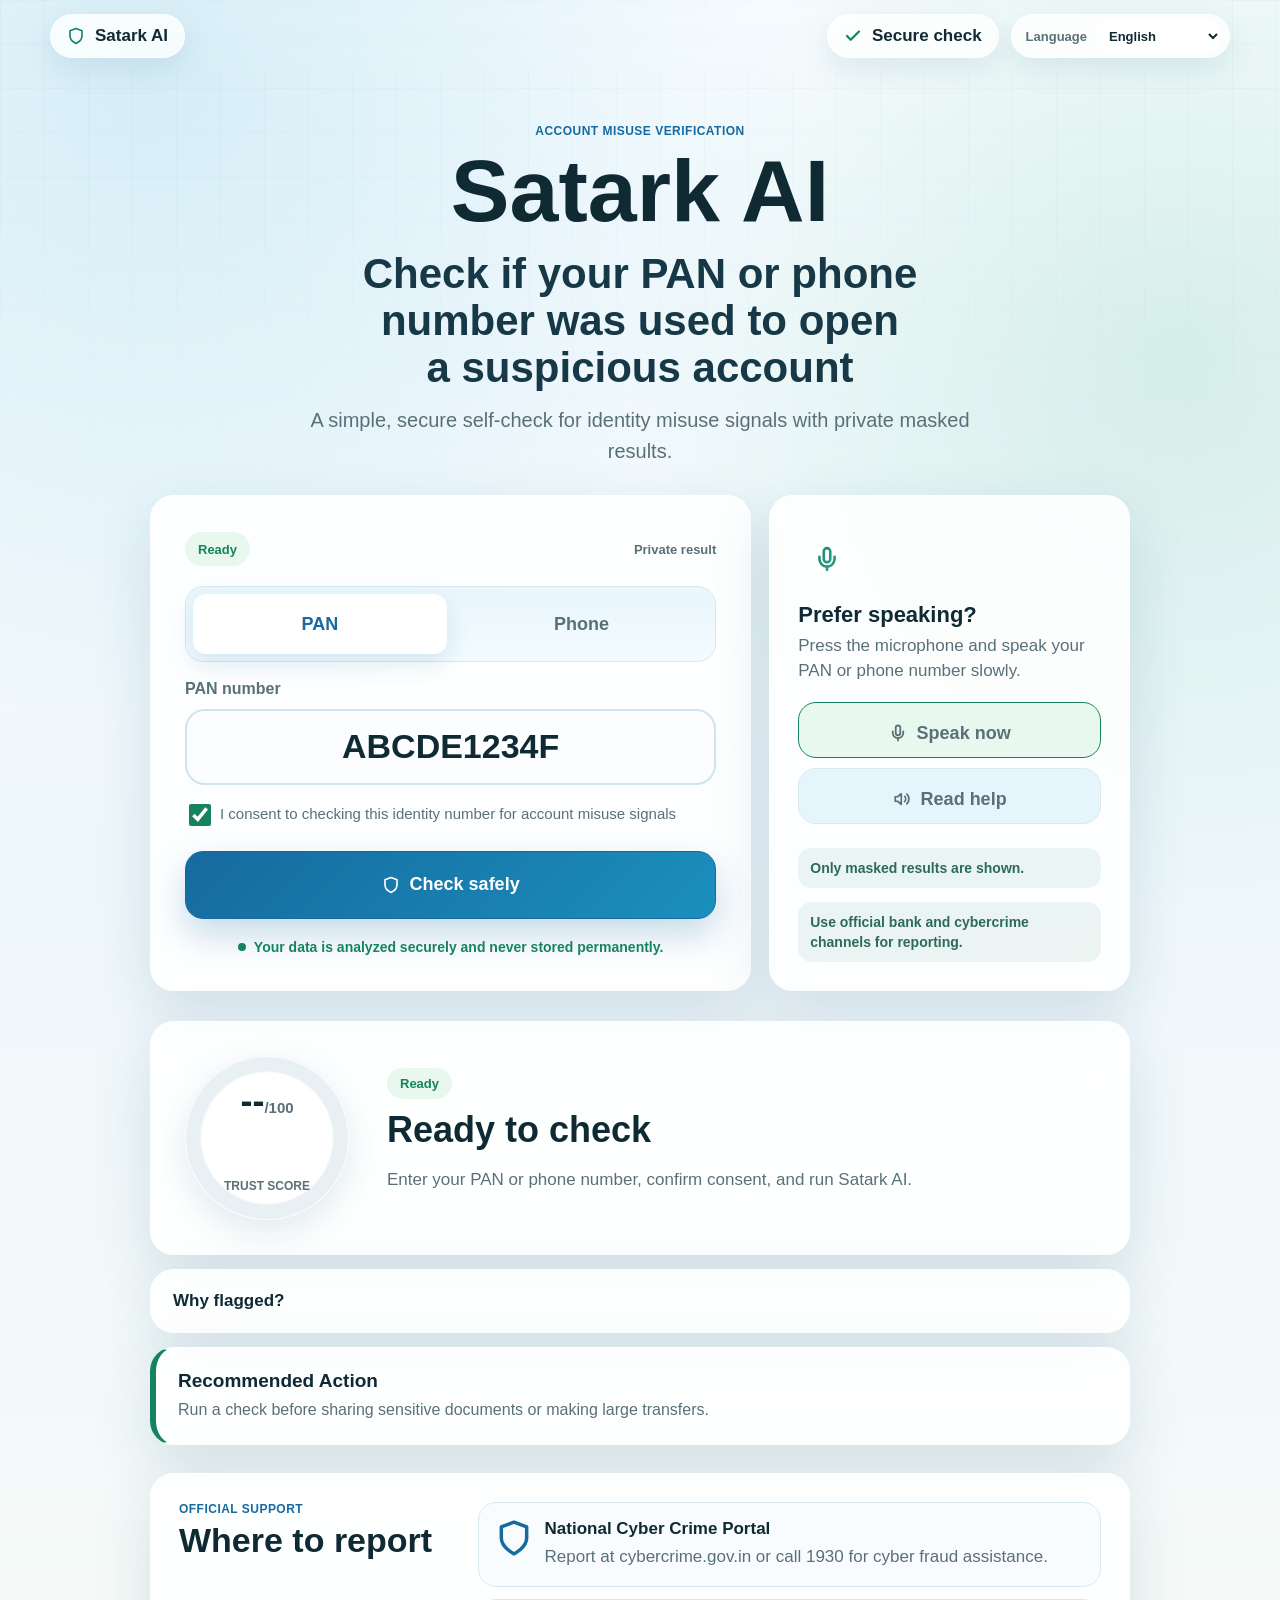
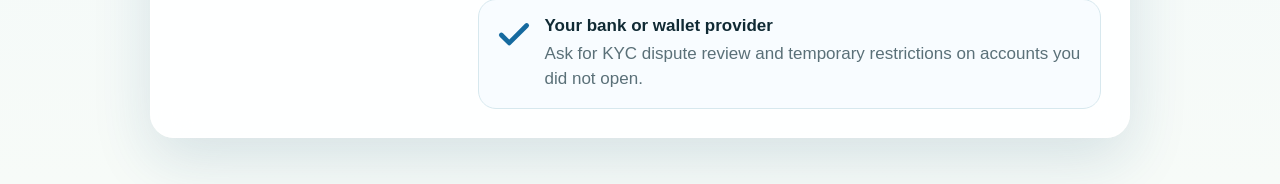
<file: frontend/selfcheck.html>
<!doctype html>
<html lang="en">
  <head>
    <meta charset="utf-8" />
    <meta name="viewport" content="width=device-width, initial-scale=1" />
    <title>Satark AI</title>
    <link rel="icon" href="data:image/svg+xml,%3Csvg xmlns='http://www.w3.org/2000/svg' viewBox='0 0 64 64'%3E%3Crect width='64' height='64' rx='16' fill='%23166a9f'/%3E%3Cpath d='M32 10 48 16v13c0 13-9 20-16 25-7-5-16-12-16-25V16l16-6Z' fill='white'/%3E%3Cpath d='m24 32 5 5 12-14' fill='none' stroke='%2316835f' stroke-width='6' stroke-linecap='round' stroke-linejoin='round'/%3E%3C/svg%3E" />
    <link rel="stylesheet" href="styles.css" />
  </head>
  <body class="selfcheck-page satark-page">
    <header class="satark-header">
      <a class="satark-back-link" href="index.html" aria-label="Back to Adaptive Mule Intelligence Network">
        <span data-icon="shield"></span>
        <span>Satark AI</span>
      </a>

      <div class="satark-header-actions">
        <span class="satark-secure-pill">
          <span data-icon="check"></span>
          <span data-i18n="secureSession">Secure check</span>
        </span>
        <label class="language-picker">
          <span data-i18n="language">Language</span>
          <select id="languageSelect" aria-label="Language">
            <option value="en">English</option>
            <option value="hi">हिन्दी</option>
            <option value="mr">मराठी</option>
            <option value="ta">தமிழ்</option>
            <option value="te">తెలుగు</option>
            <option value="pa">ਪੰਜਾਬੀ</option>
            <option value="kn">ಕನ್ನಡ</option>
            <option value="bn">বাংলা</option>
          </select>
        </label>
      </div>
    </header>

    <main class="satark-shell">
      <section class="satark-detection">
        <div class="satark-hero-copy">
          <p class="eyebrow" data-i18n="misuseVerification">Account misuse verification</p>
          <h1>Satark AI</h1>
          <h2 data-i18n="heroTitle">Check if your PAN or phone number was used to open a suspicious account</h2>
          <p data-i18n="heroBody">A simple, secure self-check for identity misuse signals with private masked results.</p>
        </div>

        <div class="satark-service-grid">
          <form id="identityCheckForm" class="satark-search-card">
            <div class="satark-card-heading">
              <span id="consumerStatusBadge" class="satark-inline-status">Ready</span>
              <span data-i18n="privateResult">Private result</span>
            </div>

            <div class="satark-tabs" role="tablist" aria-label="Identity type">
              <button class="active" type="button" data-identity-type="pan">PAN</button>
              <button type="button" data-identity-type="phone" data-i18n="phoneTab">Phone</button>
            </div>

            <label class="satark-input-label">
              <span id="identityInputLabel">PAN number</span>
              <input name="identifier" value="ABCDE1234F" autocomplete="off" inputmode="text" required />
            </label>

            <label class="satark-consent">
              <input name="consent" type="checkbox" checked />
              <span data-i18n="consentText">I consent to checking this identity number for account misuse signals</span>
            </label>

            <button class="satark-primary" type="submit">
              <span data-icon="shield"></span>
              <span data-i18n="runSelfCheck">Check safely</span>
            </button>

            <p class="satark-microcopy" data-i18n="privacyCopy">Your data is analyzed securely and never stored permanently.</p>
          </form>

          <aside class="satark-assist-panel">
            <div class="satark-assist-top">
              <span class="satark-orb" data-icon="mic"></span>
              <div>
                <strong data-i18n="voiceTitle">Prefer speaking?</strong>
                <span id="voiceStatus" data-i18n="voiceReady">Press the microphone and speak your PAN or phone number slowly.</span>
              </div>
            </div>
            <div class="voice-actions">
              <button id="startVoice" class="satark-voice-button" type="button">
                <span data-icon="mic"></span>
                <span data-i18n="speakNow">Speak now</span>
              </button>
              <button id="readHelp" class="satark-soft-button" type="button">
                <span data-icon="volume"></span>
                <span data-i18n="readHelp">Read help</span>
              </button>
            </div>
            <div class="satark-safety-notes">
              <span data-i18n="noteMasked">Only masked results are shown.</span>
              <span data-i18n="noteOfficial">Use official bank and cybercrime channels for reporting.</span>
            </div>
          </aside>
        </div>
      </section>

      <section id="resultSection" class="satark-result-section" aria-live="polite">
        <div id="identityCheckResult" class="satark-result-card is-empty">
          <div class="satark-score-ring" style="--score: 0">
            <strong>--<small>/100</small></strong>
            <span data-i18n="trustScore">Trust Score</span>
          </div>
          <div class="satark-result-copy">
            <span class="satark-risk-badge safe" data-i18n="ready">Ready</span>
            <h2 data-i18n="readyToCheck">Ready to check</h2>
            <p data-i18n="readyBody">Enter your PAN or phone number, confirm consent, and run Satark AI.</p>
          </div>
        </div>

        <details id="whyFlagged" class="satark-accordion">
          <summary data-i18n="whyFlagged">Why flagged?</summary>
          <ul id="flagReasons">
            <li data-i18n="noFlagYet">No check has been run yet.</li>
          </ul>
        </details>

        <div id="nextSteps" class="satark-recommendation">
          <strong data-i18n="recommendedAction">Recommended Action</strong>
          <span data-i18n="readyRecommendation">Run a check before sharing sensitive documents or making large transfers.</span>
        </div>
      </section>

      <section class="satark-help">
        <div>
          <p class="eyebrow" data-i18n="officialHelp">Official support</p>
          <h2 data-i18n="contactHeading">Where to report</h2>
        </div>
        <div class="satark-help-list">
          <article>
            <span data-icon="shield"></span>
            <div>
              <strong data-i18n="cyberPortal">National Cyber Crime Portal</strong>
              <p data-i18n="cyberDetail">Report at cybercrime.gov.in or call 1930 for cyber fraud assistance.</p>
            </div>
          </article>
          <article>
            <span data-icon="check"></span>
            <div>
              <strong data-i18n="bankContact">Your bank or wallet provider</strong>
              <p data-i18n="bankDetail">Ask for KYC dispute review and temporary restrictions on accounts you did not open.</p>
            </div>
          </article>
        </div>
      </section>
    </main>
    <script src="selfcheck.js"></script>
  </body>
</html>
</file>
<file: frontend/styles.css>
:root {
  color-scheme: light;
  --bg: #f6f7f4;
  --surface: #ffffff;
  --surface-soft: #eef3f0;
  --ink: #18201f;
  --muted: #66716d;
  --line: #d8ded9;
  --brand: #166064;
  --brand-2: #5f7f3b;
  --danger: #b73535;
  --danger-strong: #a92828;
  --warning: #b36b16;
  --success: #24714d;
  --hold: #2c4f7f;
  --shadow-sm: 0 1px 2px rgba(24, 32, 31, 0.06), 0 4px 14px rgba(24, 32, 31, 0.05);
  --shadow-md: 0 3px 8px rgba(24, 32, 31, 0.08), 0 12px 28px rgba(24, 32, 31, 0.07);
  --space: 16px;
  font-family: Inter, ui-sans-serif, system-ui, -apple-system, BlinkMacSystemFont, "Segoe UI", sans-serif;
}

* {
  box-sizing: border-box;
}

body {
  margin: 0;
  min-height: 100vh;
  background: var(--bg);
  color: var(--ink);
}

button {
  font: inherit;
}

a {
  text-decoration: none;
}

.app-header {
  display: flex;
  align-items: center;
  justify-content: space-between;
  gap: 20px;
  padding: 22px 28px;
  border-bottom: 1px solid var(--line);
  background: rgba(255, 255, 255, 0.92);
  box-shadow: 0 1px 10px rgba(24, 32, 31, 0.04);
  position: sticky;
  top: 0;
  z-index: 10;
}

.eyebrow {
  margin: 0 0 5px;
  color: var(--muted);
  font-size: 11px;
  font-weight: 700;
  letter-spacing: 0;
  text-transform: uppercase;
}

h1,
h2,
h3 {
  margin: 0;
  letter-spacing: 0;
}

h1 {
  font-size: clamp(24px, 4vw, 34px);
}

h2 {
  font-size: 19px;
  font-weight: 800;
}

h2 small {
  color: var(--muted);
  font-size: 12px;
  font-weight: 700;
  margin-left: 8px;
}

h3 {
  font-size: 14px;
}

.header-actions,
.panel-heading,
.segmented,
.text-button,
.primary-button {
  display: flex;
  align-items: center;
}

.header-actions {
  gap: 10px;
}

.live-pill {
  display: inline-flex;
  align-items: center;
  gap: 7px;
  min-height: 32px;
  border: 1px solid rgba(36, 113, 77, 0.28);
  border-radius: 999px;
  padding: 0 10px;
  color: var(--success);
  background: rgba(36, 113, 77, 0.1);
  font-size: 11px;
  font-weight: 900;
}

.live-pill i {
  width: 7px;
  height: 7px;
  border-radius: 50%;
  background: var(--success);
  box-shadow: 0 0 0 0 rgba(36, 113, 77, 0.45);
  animation: liveBlink 1.25s ease-out infinite;
}

.primary-button,
.text-button,
.icon-button,
.segmented button {
  border: 1px solid var(--line);
  background: var(--surface);
  color: var(--ink);
  border-radius: 6px;
  min-height: 38px;
  cursor: pointer;
}

.primary-button {
  gap: 8px;
  padding: 0 14px;
  background: var(--brand);
  border-color: var(--brand);
  color: #fff;
  font-weight: 700;
}

.text-button {
  gap: 7px;
  padding: 0 11px;
}

.model-report-details {
  margin: 10px 0;
}

.model-report-details summary {
  display: flex;
  align-items: center;
  justify-content: space-between;
  min-height: 38px;
  padding: 0 11px;
  color: var(--ink);
  border: 1px solid var(--line);
  border-radius: 6px;
  background: var(--surface);
  cursor: pointer;
  font-size: 13px;
  list-style: none;
}

.model-report-details summary::-webkit-details-marker {
  display: none;
}

.model-report-details[open] summary {
  border-color: rgba(22, 96, 100, 0.4);
  background: var(--surface-soft);
}

.model-report-caret {
  width: 8px;
  height: 8px;
  margin-right: 3px;
  border-right: 2px solid var(--brand);
  border-bottom: 2px solid var(--brand);
  transform: rotate(45deg) translateY(-2px);
  transition: transform 160ms ease;
}

.model-report-details[open] .model-report-caret {
  transform: rotate(225deg) translate(-2px, -2px);
}

.model-report-content {
  padding: 12px;
  color: var(--muted);
  border: 1px solid var(--line);
  border-top: 0;
  border-radius: 0 0 6px 6px;
  background: #fbfcfb;
  font-size: 12px;
  line-height: 1.5;
}

.model-report-content p {
  margin: 10px 0 0;
}

.model-report-content p:first-child {
  margin-top: 0;
}

.model-report-metrics {
  display: grid;
  grid-template-columns: repeat(4, minmax(0, 1fr));
  gap: 8px;
}

.model-report-metrics div {
  padding: 8px;
  border: 1px solid var(--line);
  border-radius: 5px;
  background: var(--surface);
}

.model-report-metrics span,
.model-report-metrics strong {
  display: block;
}

.model-report-metrics span {
  color: var(--muted);
  font-size: 10px;
}

.model-report-metrics strong {
  margin-top: 3px;
  color: var(--ink);
  font-size: 14px;
}

.model-report-note {
  color: #805d24;
}

.icon-button {
  width: 40px;
  display: grid;
  place-items: center;
}

[data-icon] {
  width: 18px;
  height: 18px;
  display: inline-block;
  background: currentColor;
  mask-size: contain;
  mask-repeat: no-repeat;
  mask-position: center;
}

[data-icon="pause"] { mask-image: url("data:image/svg+xml,%3Csvg xmlns='http://www.w3.org/2000/svg' viewBox='0 0 24 24' fill='none' stroke='black' stroke-width='2.4' stroke-linecap='round'%3E%3Crect x='6' y='4' width='4' height='16'/%3E%3Crect x='14' y='4' width='4' height='16'/%3E%3C/svg%3E"); }
[data-icon="play"] { mask-image: url("data:image/svg+xml,%3Csvg xmlns='http://www.w3.org/2000/svg' viewBox='0 0 24 24' fill='black'%3E%3Cpath d='M8 5v14l11-7z'/%3E%3C/svg%3E"); }
[data-icon="zap"] { mask-image: url("data:image/svg+xml,%3Csvg xmlns='http://www.w3.org/2000/svg' viewBox='0 0 24 24' fill='black'%3E%3Cpath d='M13 2 3 14h7l-1 8 10-12h-7z'/%3E%3C/svg%3E"); }
[data-icon="check"] { mask-image: url("data:image/svg+xml,%3Csvg xmlns='http://www.w3.org/2000/svg' viewBox='0 0 24 24' fill='none' stroke='black' stroke-width='3' stroke-linecap='round' stroke-linejoin='round'%3E%3Cpath d='m20 6-11 11-5-5'/%3E%3C/svg%3E"); }
[data-icon="database"] { mask-image: url("data:image/svg+xml,%3Csvg xmlns='http://www.w3.org/2000/svg' viewBox='0 0 24 24' fill='none' stroke='black' stroke-width='2'%3E%3Cellipse cx='12' cy='5' rx='8' ry='3'/%3E%3Cpath d='M4 5v14c0 1.7 3.6 3 8 3s8-1.3 8-3V5'/%3E%3Cpath d='M4 12c0 1.7 3.6 3 8 3s8-1.3 8-3'/%3E%3C/svg%3E"); }
[data-icon="link"] { mask-image: url("data:image/svg+xml,%3Csvg xmlns='http://www.w3.org/2000/svg' viewBox='0 0 24 24' fill='none' stroke='black' stroke-width='2.4' stroke-linecap='round'%3E%3Cpath d='M10 13a5 5 0 0 0 7.1 0l2-2a5 5 0 0 0-7.1-7.1l-1.1 1.1'/%3E%3Cpath d='M14 11a5 5 0 0 0-7.1 0l-2 2A5 5 0 0 0 12 20.1l1.1-1.1'/%3E%3C/svg%3E"); }
[data-icon="activity"] { mask-image: url("data:image/svg+xml,%3Csvg xmlns='http://www.w3.org/2000/svg' viewBox='0 0 24 24' fill='none' stroke='black' stroke-width='2.3' stroke-linecap='round' stroke-linejoin='round'%3E%3Cpath d='M22 12h-4l-3 8-6-16-3 8H2'/%3E%3C/svg%3E"); }
[data-icon="shield"] { mask-image: url("data:image/svg+xml,%3Csvg xmlns='http://www.w3.org/2000/svg' viewBox='0 0 24 24' fill='none' stroke='black' stroke-width='2.2' stroke-linejoin='round'%3E%3Cpath d='M12 22s8-4 8-10V5l-8-3-8 3v7c0 6 8 10 8 10z'/%3E%3C/svg%3E"); }
[data-icon="refresh"] { mask-image: url("data:image/svg+xml,%3Csvg xmlns='http://www.w3.org/2000/svg' viewBox='0 0 24 24' fill='none' stroke='black' stroke-width='2.2' stroke-linecap='round' stroke-linejoin='round'%3E%3Cpath d='M21 12a9 9 0 0 1-15 6.7L3 16'/%3E%3Cpath d='M3 12a9 9 0 0 1 15-6.7L21 8'/%3E%3C/svg%3E"); }
[data-icon="mic"] { mask-image: url("data:image/svg+xml,%3Csvg xmlns='http://www.w3.org/2000/svg' viewBox='0 0 24 24' fill='none' stroke='black' stroke-width='2.4' stroke-linecap='round' stroke-linejoin='round'%3E%3Cpath d='M12 2a3 3 0 0 0-3 3v7a3 3 0 0 0 6 0V5a3 3 0 0 0-3-3Z'/%3E%3Cpath d='M19 10v2a7 7 0 0 1-14 0v-2'/%3E%3Cpath d='M12 19v3'/%3E%3C/svg%3E"); }
[data-icon="volume"] { mask-image: url("data:image/svg+xml,%3Csvg xmlns='http://www.w3.org/2000/svg' viewBox='0 0 24 24' fill='none' stroke='black' stroke-width='2.3' stroke-linecap='round' stroke-linejoin='round'%3E%3Cpath d='M11 5 6 9H3v6h3l5 4V5Z'/%3E%3Cpath d='M15.5 8.5a5 5 0 0 1 0 7'/%3E%3Cpath d='M18.5 5.5a9 9 0 0 1 0 13'/%3E%3C/svg%3E"); }
[data-icon="upload"] { mask-image: url("data:image/svg+xml,%3Csvg xmlns='http://www.w3.org/2000/svg' viewBox='0 0 24 24' fill='none' stroke='black' stroke-width='2.3' stroke-linecap='round' stroke-linejoin='round'%3E%3Cpath d='M12 16V4'/%3E%3Cpath d='m7 9 5-5 5 5'/%3E%3Cpath d='M20 16.5V20H4v-3.5'/%3E%3C/svg%3E"); }

.workspace {
  padding: 24px 28px 36px;
}

.metrics-strip {
  display: grid;
  grid-template-columns: repeat(5, minmax(0, 1fr));
  gap: var(--space);
  margin-bottom: var(--space);
}

.metrics-strip article,
.panel {
  background: var(--surface);
  border: 1px solid var(--line);
  border-radius: 8px;
  box-shadow: var(--shadow-sm);
  transition: transform 160ms ease, box-shadow 160ms ease, border-color 160ms ease;
}

.metrics-strip article {
  position: relative;
  padding: 18px;
  overflow: hidden;
}

.metrics-strip article:hover,
.panel:hover {
  transform: translateY(-1px);
  box-shadow: var(--shadow-md);
}

.risk-card::before {
  content: "";
  position: absolute;
  inset: 0;
  opacity: 0.14;
  pointer-events: none;
}

.risk-card.safe::before {
  background: #24714d;
}

.risk-card.review::before {
  background: #d89823;
}

.risk-card.freeze::before {
  background: #b73535;
}

.risk-card.prevented::before {
  background: #2c4f7f;
}

.risk-card.learning::before {
  background: #166064;
}

.risk-card.freeze,
.risk-card.prevented {
  animation: riskPulse 2.4s ease-in-out infinite;
}

.metrics-strip span,
.item-meta,
.alert-meta,
small {
  color: var(--muted);
  font-size: 12px;
}

.metrics-strip strong {
  position: relative;
  display: block;
  margin-top: 8px;
  font-size: 27px;
  line-height: 1.05;
}

.adaptive-ticker {
  display: flex;
  align-items: center;
  gap: 14px;
  margin-bottom: var(--space);
  padding: 16px 18px;
  border: 1px solid #b9d5d1;
  border-radius: 8px;
  background: #eff9f7;
  box-shadow: 0 0 0 0 rgba(22, 96, 100, 0.24);
  animation: fraudPulse 2s ease-in-out infinite;
}

.adaptive-ticker strong,
.adaptive-ticker span {
  display: block;
}

.adaptive-ticker span {
  color: var(--muted);
  font-size: 13px;
  margin-top: 3px;
}

.pulse-dot {
  width: 16px;
  height: 16px;
  border-radius: 50%;
  background: var(--brand);
  box-shadow: 0 0 0 0 rgba(22, 96, 100, 0.5);
  animation: dotPulse 1.25s ease-out infinite;
  flex: 0 0 auto;
}

.operations-grid {
  display: grid;
  grid-template-columns: minmax(320px, 1.25fr) minmax(300px, 0.8fr);
  gap: var(--space);
}

.ingest-panel {
  grid-column: 1 / -1;
}

.ingest-form,
.identity-form {
  display: grid;
}

.ingest-form {
  grid-template-columns: repeat(4, minmax(0, 1fr)) auto;
  gap: 12px;
  align-items: end;
  padding: 14px 16px 16px;
}

.ingest-form label,
.identity-form label {
  color: var(--muted);
  display: grid;
  gap: 6px;
  font-size: 12px;
  font-weight: 700;
}

.ingest-form input,
.ingest-form select,
.identity-form input {
  width: 100%;
  min-height: 38px;
  border: 1px solid var(--line);
  border-radius: 6px;
  background: #fff;
  color: var(--ink);
  font: inherit;
  padding: 0 10px;
}

.ingest-form button {
  justify-content: center;
  white-space: nowrap;
}

.identity-form {
  grid-template-columns: 150px minmax(180px, 1fr) minmax(190px, 0.9fr) auto;
  gap: 12px;
  align-items: end;
  padding: 14px 16px 16px;
}

.identity-type {
  align-self: end;
}

.consent-row {
  grid-template-columns: 18px 1fr;
  align-items: center;
  gap: 8px;
  min-height: 38px;
  color: var(--ink);
}

.consent-row input {
  min-height: auto;
}

.identity-result {
  margin: 0 16px 14px;
  border: 1px solid var(--line);
  border-radius: 7px;
  background: var(--surface-soft);
  padding: 13px;
}

.identity-result.review {
  border-color: rgba(179, 107, 22, 0.34);
  background: rgba(179, 107, 22, 0.08);
}

.identity-result.urgent {
  border-color: rgba(169, 40, 40, 0.34);
  background: rgba(169, 40, 40, 0.08);
}

.identity-result.clear {
  border-color: rgba(36, 113, 77, 0.26);
  background: rgba(36, 113, 77, 0.08);
}

.identity-result strong,
.identity-result span {
  display: block;
}

.identity-result span,
.identity-result li span,
.identity-history-item span {
  color: var(--muted);
  font-size: 12px;
  line-height: 1.45;
}

.identity-result ul {
  margin: 10px 0 0;
  padding-left: 18px;
}

.identity-result li + li {
  margin-top: 8px;
}

.identity-history {
  display: grid;
  grid-template-columns: repeat(2, minmax(0, 1fr));
  gap: 8px;
  padding: 0 16px 16px;
}

.identity-history-item {
  border: 1px solid var(--line);
  border-radius: 7px;
  background: #fff;
  padding: 10px;
}

.identity-history-item.review {
  border-color: rgba(179, 107, 22, 0.28);
}

.identity-history-item.urgent {
  border-color: rgba(169, 40, 40, 0.32);
}

.selfcheck-page {
  background:
    linear-gradient(180deg, #f8faf7 0, #eef5f2 100%);
  font-size: 18px;
}

.selfcheck-header {
  position: static;
}

.selfcheck-shell {
  width: min(1180px, calc(100% - 32px));
  margin: 0 auto;
  padding: 24px 0 40px;
}

.selfcheck-intro {
  display: grid;
  grid-template-columns: minmax(0, 1fr) minmax(260px, 0.45fr);
  gap: 24px;
  align-items: end;
  margin-bottom: 18px;
}

.selfcheck-intro h2 {
  max-width: 760px;
  font-size: clamp(28px, 5vw, 46px);
  line-height: 1.05;
}

.selfcheck-intro p {
  max-width: 720px;
  color: var(--muted);
  font-size: 18px;
  line-height: 1.6;
}

.language-picker {
  display: flex;
  align-items: center;
  gap: 8px;
  color: var(--muted);
  font-size: 13px;
  font-weight: 800;
}

.language-picker select {
  min-height: 42px;
  border: 1px solid var(--line);
  border-radius: 6px;
  background: #fff;
  color: var(--ink);
  font: inherit;
  padding: 0 10px;
}

.selfcheck-trust-strip {
  display: grid;
  gap: 8px;
}

.selfcheck-trust-strip span {
  display: flex;
  justify-content: space-between;
  gap: 14px;
  border: 1px solid var(--line);
  border-radius: 7px;
  background: #fff;
  color: var(--muted);
  padding: 12px 14px;
  font-size: 15px;
}

.selfcheck-trust-strip strong {
  color: var(--ink);
}

.selfcheck-grid {
  display: grid;
  grid-template-columns: minmax(0, 1fr);
  gap: var(--space);
  max-width: 820px;
  margin: 0 auto;
}

.voice-panel {
  display: flex;
  align-items: center;
  justify-content: space-between;
  gap: 16px;
  padding: 18px;
  margin-bottom: var(--space);
  background: #fff;
}

.voice-copy {
  display: grid;
  gap: 5px;
}

.voice-copy span {
  color: var(--muted);
  font-size: 16px;
  line-height: 1.45;
}

.voice-actions {
  display: flex;
  gap: 10px;
  flex-wrap: wrap;
}

.voice-button {
  display: inline-flex;
  align-items: center;
  justify-content: center;
  gap: 10px;
  min-height: 56px;
  border: 1px solid var(--danger-strong);
  border-radius: 8px;
  background: var(--danger-strong);
  color: #fff;
  cursor: pointer;
  font: inherit;
  font-weight: 900;
  padding: 0 20px;
}

.voice-button.listening {
  animation: blinkSeverity 1s steps(2, jump-none) infinite;
}

.large-touch {
  min-height: 56px;
  font-weight: 800;
}

.selfcheck-form {
  display: grid;
  gap: 16px;
  padding: 20px;
}

.selfcheck-form label {
  color: var(--muted);
  display: grid;
  gap: 7px;
  font-size: 16px;
  font-weight: 800;
}

.selfcheck-form input {
  width: 100%;
  min-height: 58px;
  border: 1px solid var(--line);
  border-radius: 6px;
  background: #fff;
  color: var(--ink);
  font: inherit;
  padding: 0 14px;
  font-size: 22px;
}

.selfcheck-form .primary-button {
  justify-content: center;
  min-height: 58px;
  font-size: 19px;
}

.selfcheck-result {
  min-height: 210px;
  margin: 18px;
  display: grid;
  align-content: center;
  gap: 8px;
}

.next-steps {
  margin: 0 18px 18px;
  border: 1px solid var(--line);
  border-radius: 7px;
  background: #fff;
  padding: 15px;
}

.next-steps.review {
  border-color: rgba(179, 107, 22, 0.34);
}

.next-steps.urgent {
  border-color: rgba(169, 40, 40, 0.34);
}

.next-steps strong,
.next-steps span {
  display: block;
}

.next-steps span {
  color: var(--muted);
  font-size: 16px;
  line-height: 1.45;
  margin-top: 4px;
}

.selfcheck-history {
  grid-template-columns: 1fr;
  padding: 18px;
}

.guidance-list {
  display: grid;
  gap: 1px;
  background: var(--line);
}

.guidance-list article {
  display: grid;
  grid-template-columns: 24px 1fr;
  gap: 12px;
  background: #fff;
  padding: 16px 18px;
}

.guidance-list [data-icon] {
  color: var(--brand);
}

.guidance-list p {
  color: var(--muted);
  font-size: 16px;
  line-height: 1.45;
  margin: 4px 0 0;
}

.report-contacts {
  display: grid;
  gap: 8px;
  margin-top: 12px;
}

.report-contacts li {
  line-height: 1.4;
}

.satark-page {
  --satark-bg: #f7fbfd;
  --satark-blue: #2d7fb8;
  --satark-blue-soft: #e8f4fb;
  --satark-green: #2f8f68;
  --satark-green-soft: #e9f8ef;
  --satark-ink: #17313b;
  --satark-muted: #5f7680;
  --satark-line: #d8e8ef;
  background: var(--satark-bg);
  color: var(--satark-ink);
  font-family: "Segoe UI", Arial, "Noto Sans", sans-serif;
}

.satark-header {
  display: grid;
  grid-template-columns: 1fr auto 1fr;
  align-items: center;
  gap: 16px;
  width: min(1080px, calc(100% - 32px));
  margin: 0 auto;
  padding: 10px 0 0;
}

.satark-brand {
  grid-column: 2;
  text-align: center;
}

.satark-header h1 {
  font-size: clamp(32px, 6vw, 50px);
  font-weight: 650;
  letter-spacing: 0;
}

.satark-header-actions {
  display: flex;
  align-items: center;
  gap: 12px;
  flex-wrap: wrap;
  grid-column: 3;
  justify-self: end;
}

.satark-status,
.satark-inline-status {
  display: inline-flex;
  align-items: center;
  width: fit-content;
  min-height: 34px;
  border-radius: 999px;
  background: var(--satark-green-soft);
  color: var(--satark-green);
  font-size: 13px;
  font-weight: 900;
  padding: 0 12px;
}

.satark-status.danger,
.satark-inline-status.danger {
  background: #fff0f0;
  color: #b04444;
}

.satark-inline-status.watch {
  background: #fff5df;
  color: #9b6817;
}

.satark-shell {
  width: min(1080px, calc(100% - 24px));
  margin: 0 auto;
  padding: 0 0 36px;
}

.satark-detection {
  min-height: calc(100svh - 80px);
  display: grid;
  align-content: start;
  gap: 14px;
  padding: 8px 0 30px;
}

.satark-hero-copy {
  max-width: 760px;
  margin: 0 auto;
  text-align: center;
}

.satark-page .eyebrow {
  font-weight: 700;
}

.satark-page strong,
.satark-page h2,
.satark-page label {
  letter-spacing: 0;
}

.satark-hero-copy h2 {
  font-size: clamp(22px, 4vw, 34px);
  line-height: 1.18;
  font-weight: 650;
}

.satark-hero-copy p {
  color: var(--satark-muted);
  font-size: 18px;
  line-height: 1.55;
  margin: 14px auto 0;
  max-width: 650px;
}

.satark-search-card,
.satark-result-card,
.satark-accordion,
.satark-recommendation,
.satark-upload-section,
.satark-help,
.satark-voice-card {
  border: 1px solid var(--satark-line);
  border-radius: 18px;
  background: rgba(255, 255, 255, 0.96);
  box-shadow: 0 14px 40px rgba(45, 127, 184, 0.08);
}

.satark-search-card {
  display: grid;
  gap: 18px;
  width: min(720px, 100%);
  margin: 0 auto;
  padding: clamp(18px, 4vw, 30px);
}

.satark-tabs {
  display: grid;
  grid-template-columns: 1fr 1fr;
  gap: 8px;
  padding: 6px;
  border-radius: 14px;
  background: var(--satark-blue-soft);
}

.satark-tabs button {
  min-height: 52px;
  border: 0;
  border-radius: 10px;
  background: transparent;
  color: var(--satark-muted);
  cursor: pointer;
  font: inherit;
  font-weight: 700;
}

.satark-tabs button.active {
  background: #fff;
  color: var(--satark-blue);
  box-shadow: 0 4px 18px rgba(45, 127, 184, 0.12);
}

.satark-input-label {
  display: grid;
  gap: 8px;
  color: var(--satark-muted);
  font-size: 16px;
  font-weight: 700;
}

.satark-input-label input {
  width: 100%;
  min-height: 68px;
  border: 2px solid var(--satark-line);
  border-radius: 16px;
  background: #fff;
  color: var(--satark-ink);
  font: inherit;
  font-size: clamp(22px, 6vw, 32px);
  font-weight: 800;
  text-align: center;
  padding: 0 16px;
}

.satark-input-label input:focus {
  outline: 4px solid rgba(45, 127, 184, 0.15);
  border-color: var(--satark-blue);
}

.satark-consent {
  display: grid;
  grid-template-columns: 24px 1fr;
  gap: 10px;
  align-items: start;
  color: var(--satark-muted);
  font-size: 15px;
  line-height: 1.45;
}

.satark-consent input {
  width: 22px;
  height: 22px;
  margin-top: 1px;
}

.satark-primary,
.satark-voice-button,
.satark-soft-button {
  display: inline-flex;
  align-items: center;
  justify-content: center;
  gap: 10px;
  min-height: 62px;
  border-radius: 16px;
  cursor: pointer;
  font: inherit;
  font-size: 18px;
  font-weight: 700;
  padding: 0 20px;
}

.satark-primary {
  border: 1px solid var(--satark-blue);
  background: var(--satark-blue);
  color: #fff;
}

.satark-soft-button,
.satark-voice-button {
  border: 1px solid var(--satark-line);
  background: var(--satark-blue-soft);
  color: var(--satark-blue);
}

.satark-microcopy {
  margin: 0;
  color: var(--satark-green);
  font-size: 14px;
  font-weight: 800;
  text-align: center;
}

.satark-voice-card {
  width: min(720px, 100%);
  margin: 0 auto;
  display: flex;
  align-items: center;
  justify-content: space-between;
  gap: 14px;
  padding: 16px;
}

.satark-voice-card strong,
.satark-voice-card span {
  display: block;
}

.satark-voice-card span {
  color: var(--satark-muted);
  font-size: 15px;
  line-height: 1.4;
  margin-top: 3px;
}

.satark-result-section {
  display: grid;
  gap: 14px;
  width: min(720px, 100%);
  margin: 0 auto 26px;
  scroll-margin-top: 20px;
}

.satark-result-card {
  display: grid;
  grid-template-columns: 170px 1fr;
  gap: 22px;
  align-items: center;
  padding: clamp(18px, 4vw, 28px);
}

.satark-score-ring {
  --score: 0;
  width: 150px;
  aspect-ratio: 1;
  border-radius: 50%;
  display: grid;
  place-items: center;
  text-align: center;
  background:
    radial-gradient(circle at center, #fff 58%, transparent 60%),
    conic-gradient(var(--ring-color, var(--satark-green)) calc(var(--score) * 1%), #edf3f6 0);
}

.satark-score-ring strong {
  display: block;
  font-size: 34px;
  line-height: 1;
}

.satark-score-ring small {
  color: var(--satark-muted);
  font-size: 15px;
  font-weight: 900;
}

.satark-score-ring span {
  display: block;
  color: var(--satark-muted);
  font-size: 12px;
  font-weight: 900;
  margin-top: 5px;
  text-transform: uppercase;
}

.satark-score-ring.safe {
  --ring-color: var(--satark-green);
}

.satark-score-ring.watch {
  --ring-color: #d99a2b;
}

.satark-score-ring.danger {
  --ring-color: #d45b5b;
}

.satark-result-copy h2 {
  font-size: clamp(23px, 5vw, 34px);
  line-height: 1.12;
  margin-top: 10px;
}

.satark-result-copy p,
.satark-match-list span {
  color: var(--satark-muted);
  font-size: 17px;
  line-height: 1.5;
}

.satark-risk-badge {
  display: inline-flex;
  width: fit-content;
  border-radius: 999px;
  padding: 7px 12px;
  font-size: 13px;
  font-weight: 950;
}

.satark-risk-badge.safe {
  background: var(--satark-green-soft);
  color: var(--satark-green);
}

.satark-risk-badge.watch {
  background: #fff5df;
  color: #9b6817;
}

.satark-risk-badge.danger {
  background: #fff0f0;
  color: #b04444;
}

.satark-accordion {
  padding: 0;
  overflow: hidden;
}

.satark-accordion summary {
  cursor: pointer;
  min-height: 58px;
  display: flex;
  align-items: center;
  padding: 0 18px;
  color: var(--satark-ink);
  font-weight: 900;
}

.satark-accordion ul {
  margin: 0;
  padding: 0 22px 18px 40px;
  color: var(--satark-muted);
  line-height: 1.7;
}

.satark-recommendation {
  padding: 18px;
}

.satark-recommendation strong {
  display: block;
  font-size: 18px;
}

.satark-recommendation span {
  display: block;
  color: var(--satark-muted);
  font-size: 16px;
  line-height: 1.5;
  margin-top: 5px;
}

.satark-upload-section,
.satark-help {
  width: min(720px, 100%);
  margin: 0 auto 18px;
  padding: clamp(18px, 4vw, 24px);
}

.satark-upload-section h2,
.satark-help h2 {
  font-size: 25px;
}

.satark-upload-section p {
  color: var(--satark-muted);
  line-height: 1.5;
}

.satark-upload-grid {
  display: grid;
  grid-template-columns: 1fr 1fr;
  gap: 12px;
  margin-top: 14px;
}

.satark-upload-box {
  min-height: 160px;
  border: 2px dashed #abd4e8;
  border-radius: 18px;
  display: grid;
  place-items: center;
  align-content: center;
  gap: 7px;
  color: var(--satark-blue);
  background: #fbfdff;
  text-align: center;
  cursor: pointer;
  padding: 16px;
}

.satark-upload-box input {
  display: none;
}

.satark-upload-box [data-icon] {
  width: 34px;
  height: 34px;
}

.satark-upload-box small {
  color: var(--satark-muted);
  font-size: 13px;
}

.satark-help-list {
  display: grid;
  gap: 10px;
}

.satark-help-list article {
  border-radius: 14px;
  background: var(--satark-green-soft);
  padding: 14px;
}

.satark-help-list p {
  color: var(--satark-muted);
  line-height: 1.45;
  margin: 5px 0 0;
}

@media (max-width: 720px) {
  .satark-header,
  .satark-header-actions,
  .satark-voice-card {
    align-items: stretch;
    flex-direction: column;
  }

  .satark-header {
    display: grid;
    grid-template-columns: 1fr;
  }

  .satark-brand,
  .satark-header-actions {
    grid-column: auto;
    justify-self: stretch;
    text-align: center;
  }

  .satark-detection {
    min-height: auto;
    padding-top: 12px;
  }

  .satark-result-card {
    grid-template-columns: 1fr;
    justify-items: center;
    text-align: center;
  }

  .satark-upload-grid {
    grid-template-columns: 1fr;
  }

  .language-picker,
  .language-picker select,
  .satark-primary,
  .satark-voice-button,
  .satark-soft-button {
    width: 100%;
  }
}

.panel {
  min-width: 0;
  overflow: hidden;
}

.panel-heading {
  justify-content: space-between;
  gap: 12px;
  padding: 17px 18px;
  border-bottom: 1px solid var(--line);
}

.segmented {
  padding: 3px;
  border: 1px solid var(--line);
  border-radius: 7px;
  background: var(--surface-soft);
}

.segmented button {
  min-height: 30px;
  padding: 0 10px;
  border: 0;
  background: transparent;
  color: var(--muted);
}

.segmented button.active {
  background: var(--surface);
  color: var(--ink);
  box-shadow: 0 1px 3px rgba(0, 0, 0, 0.08);
}

.transaction-list,
.alert-queue {
  display: grid;
  gap: 10px;
  padding: 14px;
  max-height: 456px;
  overflow: auto;
  scroll-behavior: smooth;
}

.stream-panel {
  display: flex;
  flex-direction: column;
}

.stream-panel .transaction-list {
  flex: 1 1 auto;
  min-height: 456px;
  max-height: none;
}

.transaction-item,
.alert-item {
  border: 1px solid var(--line);
  border-radius: 7px;
  padding: 12px;
  background: #fff;
  box-shadow: 0 1px 5px rgba(24, 32, 31, 0.04);
  transition: transform 160ms ease, border-color 160ms ease, box-shadow 160ms ease;
}

.transaction-item {
  position: relative;
  animation: transactionFlow 420ms ease-out both;
}

.transaction-item:first-child {
  box-shadow: 0 0 0 1px rgba(22, 96, 100, 0.1), var(--shadow-sm);
}

.transaction-item:hover,
.alert-item:hover {
  transform: translateY(-1px);
  border-color: #c6d0ca;
  box-shadow: var(--shadow-sm);
}

.transaction-item::before {
  content: "";
  position: absolute;
  left: 0;
  top: 0;
  bottom: 0;
  width: 4px;
  background: var(--success);
}

.transaction-item.risk-review::before {
  background: var(--warning);
}

.transaction-item.risk-freeze::before {
  background: var(--danger-strong);
  animation: blinkSeverity 1s steps(2, jump-none) infinite;
}

.transaction-item.risk-freeze {
  border-color: rgba(169, 40, 40, 0.38);
  box-shadow: 0 0 0 1px rgba(169, 40, 40, 0.08), var(--shadow-sm);
}

.transaction-item.risk-review {
  border-color: rgba(179, 107, 22, 0.34);
}

.item-top,
.alert-top {
  display: flex;
  align-items: start;
  justify-content: space-between;
  gap: 10px;
}

.channel {
  font-weight: 800;
  color: var(--brand);
}

.amount {
  font-weight: 800;
}

.risk-chip {
  display: inline-flex;
  align-items: center;
  min-height: 22px;
  border-radius: 999px;
  padding: 2px 8px;
  font-size: 11px;
  font-weight: 800;
  margin-left: 8px;
  vertical-align: 1px;
}

.risk-chip.safe {
  color: var(--success);
  background: rgba(36, 113, 77, 0.12);
}

.risk-chip.review {
  color: var(--warning);
  background: rgba(179, 107, 22, 0.14);
}

.risk-chip.freeze {
  color: var(--danger-strong);
  background: rgba(169, 40, 40, 0.12);
}

.risk-meter {
  height: 7px;
  margin-top: 10px;
  border-radius: 999px;
  background: var(--surface-soft);
  overflow: hidden;
}

.risk-meter span {
  display: block;
  height: 100%;
  background: var(--success);
}

.risk-meter span.medium {
  background: var(--warning);
}

.risk-meter span.high {
  background: var(--danger);
}

.status-badge {
  white-space: nowrap;
  border-radius: 999px;
  padding: 5px 9px;
  color: var(--brand);
  background: #e7f3f1;
  font-size: 12px;
  font-weight: 800;
}

.status-badge.high,
.status-badge.block {
  color: #fff;
  background: var(--danger-strong);
  animation: blinkSeverity 1s steps(2, jump-none) infinite;
}

.status-badge.hold {
  color: #fff;
  background: var(--hold);
  animation: alertGlow 1.8s ease-in-out infinite;
}

.status-badge.medium {
  color: #fff;
  background: var(--warning);
}

.status-badge.neutral {
  color: var(--muted);
  background: var(--surface-soft);
}

.decision-detail {
  padding: 18px;
  display: grid;
  grid-template-columns: repeat(2, minmax(0, 1fr));
  gap: 12px;
}

.detail-cell {
  border: 1px solid var(--line);
  border-radius: 7px;
  padding: 12px;
  background: var(--surface-soft);
}

.detail-cell span {
  display: block;
  color: var(--muted);
  font-size: 12px;
  margin-bottom: 4px;
}

.detail-cell strong {
  font-size: 16px;
  overflow-wrap: anywhere;
}

.reason-box {
  margin: 0 18px 18px;
  border-top: 1px solid var(--line);
  padding-top: 14px;
}

.reason-box ul {
  margin: 10px 0 0;
  padding-left: 18px;
  color: var(--muted);
  line-height: 1.55;
}

.model-breakdown {
  display: grid;
  grid-template-columns: repeat(2, minmax(0, 1fr));
  gap: 10px;
  margin-top: 10px;
}

.model-chip {
  border: 1px solid var(--line);
  border-radius: 7px;
  background: var(--surface-soft);
  padding: 10px;
}

.model-chip span {
  display: block;
  color: var(--muted);
  font-size: 11px;
}

.model-chip strong {
  display: block;
  margin-top: 3px;
  font-size: 14px;
  line-height: 1.25;
  overflow-wrap: anywhere;
}

.feedback-actions {
  display: flex;
  gap: 8px;
  padding: 0 16px 16px;
  flex-wrap: wrap;
}

.feedback-actions .text-button {
  transition: transform 140ms ease, box-shadow 180ms ease, border-color 180ms ease, background 180ms ease;
}

.feedback-actions .text-button:active {
  transform: translateY(1px);
}

.feedback-actions .text-button.loading {
  color: var(--muted);
  background: var(--surface-soft);
  cursor: wait;
}

.feedback-actions .text-button.success {
  border-color: rgba(36, 113, 77, 0.35);
  background: rgba(36, 113, 77, 0.1);
  color: var(--success);
  box-shadow: 0 0 0 3px rgba(36, 113, 77, 0.09);
}

#falsePositive.success {
  border-color: rgba(179, 107, 22, 0.35);
  background: rgba(179, 107, 22, 0.1);
  color: var(--warning);
  box-shadow: 0 0 0 3px rgba(179, 107, 22, 0.09);
}

.feedback-status {
  margin: 0 18px 18px;
  border: 1px solid var(--line);
  border-radius: 7px;
  background: var(--surface-soft);
  color: var(--muted);
  font-size: 12px;
  line-height: 1.45;
  padding: 10px 12px;
  overflow-wrap: anywhere;
  transition: border-color 180ms ease, background 180ms ease, color 180ms ease;
}

.feedback-status.success {
  border-color: rgba(36, 113, 77, 0.28);
  background: rgba(36, 113, 77, 0.09);
  color: var(--success);
}

.feedback-status.review {
  border-color: rgba(179, 107, 22, 0.28);
  background: rgba(179, 107, 22, 0.09);
  color: var(--warning);
}

.graph-panel {
  grid-column: 1;
}

.queue-panel {
  grid-column: 2;
  grid-row: span 2;
}

canvas {
  display: block;
  width: 100%;
  height: 430px;
  cursor: pointer;
  background:
    radial-gradient(circle at 18% 22%, rgba(36, 113, 77, 0.08), transparent 28%),
    radial-gradient(circle at 78% 60%, rgba(183, 53, 53, 0.08), transparent 30%),
    #f9fbf8;
}

.graph-panel {
  position: relative;
}

.graph-tooltip {
  position: absolute;
  z-index: 4;
  max-width: 260px;
  border: 1px solid rgba(22, 96, 100, 0.2);
  border-radius: 7px;
  background: rgba(255, 255, 255, 0.96);
  box-shadow: var(--shadow-md);
  padding: 10px;
  color: var(--ink);
  font-size: 12px;
  pointer-events: none;
}

.graph-tooltip strong {
  display: block;
  margin-bottom: 4px;
}

.graph-tooltip span {
  display: block;
  color: var(--muted);
  line-height: 1.35;
}

.graph-inspector {
  border-top: 1px solid var(--line);
  padding: 16px 18px 18px;
  display: grid;
  gap: 8px;
  background: #fff;
}

.graph-inspector strong {
  font-size: 15px;
}

.graph-inspector span,
.graph-inspector li {
  color: var(--muted);
  font-size: 13px;
  line-height: 1.45;
}

.graph-inspector ul {
  margin: 2px 0 0;
  padding-left: 18px;
}

.architecture-panel {
  margin-top: var(--space);
}

.pipeline {
  display: grid;
  grid-template-columns: repeat(5, minmax(0, 1fr));
  gap: 1px;
  background: var(--line);
}

.pipeline div {
  min-height: 124px;
  padding: 18px;
  background: #fff;
  display: grid;
  align-content: start;
  gap: 8px;
}

.pipeline [data-icon] {
  color: var(--brand-2);
}

.pipeline strong,
.pipeline small {
  display: block;
}

@media (max-width: 980px) {
  .metrics-strip,
  .operations-grid,
  .pipeline,
  .ingest-form,
  .selfcheck-intro,
  .identity-form,
  .identity-history {
    grid-template-columns: 1fr 1fr;
  }

  .graph-panel,
  .queue-panel,
  .selfcheck-card,
  .selfcheck-result-panel,
  .selfcheck-history-panel,
  .selfcheck-info-panel {
    grid-column: auto;
    grid-row: auto;
  }
}

@media (max-width: 820px) {
  .voice-panel,
  .selfcheck-header .header-actions {
    align-items: stretch;
    flex-direction: column;
  }

  .voice-actions,
  .voice-button,
  .large-touch,
  .language-picker,
  .language-picker select {
    width: 100%;
  }
}

@keyframes transactionFlow {
  from {
    opacity: 0;
    transform: translateX(-14px);
  }
  to {
    opacity: 1;
    transform: translateX(0);
  }
}

@keyframes alertSlideIn {
  from {
    opacity: 0;
    transform: translateY(7px);
  }
  to {
    opacity: 1;
    transform: translateY(0);
  }
}

.alert-item {
  animation: alertSlideIn 260ms ease-out both;
}

.alert-item:first-child {
  border-color: rgba(183, 53, 53, 0.28);
  background: linear-gradient(90deg, rgba(183, 53, 53, 0.055), #fff 34%);
}

@keyframes blinkSeverity {
  50% {
    filter: brightness(1.35);
    box-shadow: 0 0 0 3px rgba(183, 53, 53, 0.16);
  }
}

@keyframes alertGlow {
  50% {
    box-shadow: 0 0 0 3px rgba(44, 79, 127, 0.16);
  }
}

@keyframes fraudPulse {
  50% {
    box-shadow: 0 0 0 5px rgba(22, 96, 100, 0.1);
  }
}

@keyframes dotPulse {
  70% {
    box-shadow: 0 0 0 12px rgba(22, 96, 100, 0);
  }
  100% {
    box-shadow: 0 0 0 0 rgba(22, 96, 100, 0);
  }
}

@keyframes riskPulse {
  50% {
    transform: translateY(-1px);
  }
}

@keyframes liveBlink {
  70% {
    box-shadow: 0 0 0 9px rgba(36, 113, 77, 0);
  }
  100% {
    box-shadow: 0 0 0 0 rgba(36, 113, 77, 0);
  }
}

@keyframes ingestionFlash {
  50% {
    color: var(--brand);
  }
}

.feed-active {
  animation: ingestionFlash 700ms ease;
}

@media (max-width: 680px) {
  .app-header,
  .panel-heading {
    align-items: stretch;
    flex-direction: column;
  }

  .workspace,
  .app-header {
    padding-left: 14px;
    padding-right: 14px;
  }

  .metrics-strip,
  .operations-grid,
    .pipeline,
    .decision-detail,
    .ingest-form,
    .selfcheck-intro,
    .identity-form,
    .identity-history,
    .model-breakdown {
    grid-template-columns: 1fr;
  }

  .header-actions {
    justify-content: space-between;
  }
}

/* Satark AI consumer page refresh. Scoped to Page 2 only. */
.satark-page {
  --satark-bg: #eef7fb;
  --satark-ink: #102a34;
  --satark-muted: #5a7078;
  --satark-line: #d7e8ee;
  --satark-blue: #166a9f;
  --satark-blue-strong: #0f557f;
  --satark-blue-soft: #e6f4fb;
  --satark-green: #16835f;
  --satark-green-soft: #e8f8ef;
  --satark-gold: #b97712;
  --satark-red: #b33f45;
  --satark-shadow: 0 22px 60px rgba(19, 81, 112, 0.14);
  min-height: 100vh;
  background:
    radial-gradient(circle at 12% 4%, rgba(60, 174, 209, 0.18), transparent 32%),
    radial-gradient(circle at 92% 20%, rgba(38, 171, 119, 0.15), transparent 30%),
    linear-gradient(180deg, #f8fcff 0%, #eef7fb 48%, #f7fbf8 100%);
  color: var(--satark-ink);
  font-family: Aptos, "Segoe UI Variable", "Segoe UI", "Noto Sans", Arial, sans-serif;
  font-size: 17px;
  font-weight: 450;
}

.satark-page::before {
  content: "";
  position: fixed;
  inset: 0;
  pointer-events: none;
  background-image:
    linear-gradient(rgba(22, 106, 159, 0.05) 1px, transparent 1px),
    linear-gradient(90deg, rgba(22, 106, 159, 0.05) 1px, transparent 1px);
  background-size: 44px 44px;
  mask-image: linear-gradient(180deg, rgba(0, 0, 0, 0.6), transparent 64%);
}

.satark-header {
  position: sticky;
  top: 0;
  z-index: 20;
  display: flex;
  align-items: center;
  justify-content: space-between;
  gap: 16px;
  width: min(1180px, calc(100% - 32px));
  margin: 0 auto;
  padding: 14px 0;
  backdrop-filter: blur(14px);
}

.satark-back-link,
.satark-secure-pill {
  display: inline-flex;
  align-items: center;
  gap: 10px;
  min-height: 44px;
  border: 1px solid rgba(255, 255, 255, 0.7);
  border-radius: 999px;
  background: rgba(255, 255, 255, 0.78);
  box-shadow: 0 10px 30px rgba(19, 81, 112, 0.1);
  color: var(--satark-ink);
  font-weight: 650;
  padding: 0 16px;
}

.satark-back-link [data-icon],
.satark-secure-pill [data-icon] {
  color: var(--satark-green);
}

.satark-header-actions {
  display: flex;
  align-items: center;
  justify-content: flex-end;
  gap: 12px;
  flex-wrap: wrap;
}

.satark-page .language-picker {
  min-height: 44px;
  border: 1px solid rgba(255, 255, 255, 0.7);
  border-radius: 999px;
  background: rgba(255, 255, 255, 0.82);
  box-shadow: 0 10px 30px rgba(19, 81, 112, 0.1);
  color: var(--satark-muted);
  font-weight: 650;
  padding: 0 8px 0 14px;
}

.satark-page .language-picker select {
  min-width: 126px;
  min-height: 34px;
  border: 0;
  border-radius: 999px;
  background: #fff;
  color: var(--satark-ink);
  font-weight: 650;
}

.satark-shell {
  position: relative;
  width: min(1180px, calc(100% - 32px));
  margin: 0 auto;
  padding: 18px 0 46px;
}

.satark-detection {
  display: grid;
  align-content: start;
  gap: 28px;
  min-height: auto;
  padding: 18px 0 26px;
}

.satark-hero-copy {
  max-width: 880px;
  margin: 0 auto;
  text-align: center;
}

.satark-page .eyebrow {
  color: var(--satark-blue);
  font-size: 12px;
  font-weight: 700;
  letter-spacing: 0.04em;
}

.satark-hero-copy h1 {
  margin-top: 8px;
  font-size: clamp(46px, 9vw, 88px);
  line-height: 0.95;
  font-weight: 760;
  color: var(--satark-ink);
}

.satark-hero-copy h2 {
  max-width: 790px;
  margin: 18px auto 0;
  font-size: clamp(24px, 4.2vw, 42px);
  line-height: 1.12;
  font-weight: 650;
  color: #173846;
}

.satark-hero-copy p:not(.eyebrow) {
  max-width: 660px;
  margin: 14px auto 0;
  color: var(--satark-muted);
  font-size: clamp(16px, 2vw, 20px);
  line-height: 1.55;
}

.satark-service-grid {
  display: grid;
  grid-template-columns: minmax(0, 1.25fr) minmax(300px, 0.75fr);
  gap: 18px;
  align-items: stretch;
  width: min(980px, 100%);
  margin: 0 auto;
}

.satark-search-card,
.satark-assist-panel,
.satark-result-card,
.satark-accordion,
.satark-recommendation,
.satark-help {
  border: 1px solid rgba(255, 255, 255, 0.78);
  border-radius: 24px;
  background: rgba(255, 255, 255, 0.88);
  box-shadow: var(--satark-shadow);
  backdrop-filter: blur(18px);
}

.satark-search-card {
  display: grid;
  gap: 18px;
  width: 100%;
  margin: 0;
  padding: clamp(20px, 3.2vw, 34px);
}

.satark-card-heading {
  display: flex;
  align-items: center;
  justify-content: space-between;
  gap: 12px;
  color: var(--satark-muted);
  font-size: 13px;
  font-weight: 650;
}

.satark-inline-status {
  display: inline-flex;
  align-items: center;
  min-height: 34px;
  border-radius: 999px;
  background: var(--satark-green-soft);
  color: var(--satark-green);
  font-size: 13px;
  font-weight: 700;
  padding: 0 13px;
}

.satark-inline-status.danger {
  background: #fff0f1;
  color: var(--satark-red);
}

.satark-inline-status.watch {
  background: #fff7e6;
  color: var(--satark-gold);
}

.satark-tabs {
  display: grid;
  grid-template-columns: 1fr 1fr;
  gap: 8px;
  padding: 7px;
  border: 1px solid var(--satark-line);
  border-radius: 18px;
  background: linear-gradient(180deg, #e9f6fc, #f3fbff);
}

.satark-tabs button {
  min-height: 56px;
  border: 0;
  border-radius: 13px;
  background: transparent;
  color: var(--satark-muted);
  cursor: pointer;
  font: inherit;
  font-size: 18px;
  font-weight: 650;
  transition: transform 160ms ease, box-shadow 160ms ease, background 160ms ease;
}

.satark-tabs button:hover {
  transform: translateY(-1px);
}

.satark-tabs button.active {
  background: #fff;
  color: var(--satark-blue);
  box-shadow: 0 10px 25px rgba(22, 106, 159, 0.14);
}

.satark-input-label {
  display: grid;
  gap: 9px;
  color: var(--satark-muted);
  font-size: 16px;
  font-weight: 650;
}

.satark-input-label input {
  width: 100%;
  min-height: 74px;
  border: 2px solid #cfe5ee;
  border-radius: 20px;
  background: #fbfdff;
  color: var(--satark-ink);
  font: inherit;
  font-size: clamp(24px, 5vw, 34px);
  font-weight: 700;
  text-align: center;
  padding: 0 18px;
  box-shadow: inset 0 1px 0 rgba(255, 255, 255, 0.9);
  transition: border-color 160ms ease, box-shadow 160ms ease, transform 160ms ease;
}

.satark-input-label input:focus {
  outline: 0;
  border-color: var(--satark-blue);
  box-shadow: 0 0 0 5px rgba(22, 106, 159, 0.13);
  transform: translateY(-1px);
}

.satark-consent {
  display: grid;
  grid-template-columns: 24px 1fr;
  gap: 11px;
  align-items: start;
  color: var(--satark-muted);
  font-size: 15px;
  line-height: 1.45;
}

.satark-consent input {
  width: 22px;
  height: 22px;
  accent-color: var(--satark-green);
  margin-top: 1px;
}

.satark-primary,
.satark-voice-button,
.satark-soft-button {
  display: inline-flex;
  align-items: center;
  justify-content: center;
  gap: 10px;
  min-height: 64px;
  border-radius: 18px;
  cursor: pointer;
  font: inherit;
  font-size: 18px;
  font-weight: 700;
  padding: 0 22px;
  transition: transform 160ms ease, box-shadow 160ms ease, filter 160ms ease;
}

.satark-primary {
  border: 1px solid var(--satark-blue);
  background: linear-gradient(135deg, var(--satark-blue), #1b8fbd);
  color: #fff;
  box-shadow: 0 16px 34px rgba(22, 106, 159, 0.24);
}

.satark-primary:hover,
.satark-voice-button:hover,
.satark-soft-button:hover {
  transform: translateY(-2px);
  filter: brightness(1.02);
}

.satark-primary:active,
.satark-voice-button:active,
.satark-soft-button:active {
  transform: translateY(0);
}

.satark-microcopy {
  display: flex;
  align-items: center;
  justify-content: center;
  gap: 8px;
  margin: 0;
  color: var(--satark-green);
  font-size: 14px;
  font-weight: 650;
  text-align: center;
}

.satark-microcopy::before {
  content: "";
  width: 8px;
  height: 8px;
  border-radius: 999px;
  background: var(--satark-green);
}

.satark-assist-panel {
  display: grid;
  align-content: space-between;
  gap: 18px;
  padding: clamp(20px, 3vw, 28px);
}

.satark-assist-top {
  display: grid;
  gap: 14px;
}

.satark-orb {
  width: 58px;
  height: 58px;
  border-radius: 20px;
  display: grid;
  place-items: center;
  color: #fff;
  background: linear-gradient(135deg, var(--satark-green), #31a8a0);
  box-shadow: 0 14px 30px rgba(22, 131, 95, 0.22);
}

.satark-orb[data-icon] {
  width: 58px;
  height: 58px;
  mask-size: 26px;
}

.satark-assist-panel strong {
  display: block;
  font-size: 22px;
}

.satark-assist-panel span {
  display: block;
  color: var(--satark-muted);
  line-height: 1.45;
  margin-top: 6px;
}

.satark-assist-panel .voice-actions {
  display: grid;
  grid-template-columns: 1fr;
  gap: 10px;
}

.satark-voice-button,
.satark-soft-button {
  width: 100%;
  min-height: 56px;
}

.satark-voice-button {
  border: 1px solid var(--satark-green);
  background: var(--satark-green-soft);
  color: var(--satark-green);
}

.satark-voice-button.listening {
  animation: satarkListen 1.15s ease-in-out infinite;
}

.satark-soft-button {
  border: 1px solid var(--satark-line);
  background: var(--satark-blue-soft);
  color: var(--satark-blue);
}

.satark-safety-notes {
  display: grid;
  gap: 8px;
}

.satark-safety-notes span {
  border-radius: 14px;
  background: rgba(22, 131, 95, 0.08);
  color: #2c6b59;
  font-size: 14px;
  font-weight: 600;
  padding: 10px 12px;
}

.satark-result-section {
  display: grid;
  gap: 14px;
  width: min(980px, 100%);
  margin: 4px auto 28px;
  scroll-margin-top: 86px;
}

.satark-result-card {
  display: grid;
  grid-template-columns: 176px 1fr;
  gap: 26px;
  align-items: center;
  padding: clamp(22px, 4vw, 34px);
}

.satark-score-ring {
  --score: 0;
  width: 164px;
  aspect-ratio: 1;
  border-radius: 50%;
  display: grid;
  place-items: center;
  text-align: center;
  background:
    radial-gradient(circle at center, #fff 56%, transparent 58%),
    conic-gradient(var(--ring-color, var(--satark-green)) calc(var(--score) * 1%), #e8f0f4 0);
  box-shadow: inset 0 0 0 1px rgba(255, 255, 255, 0.85), 0 12px 34px rgba(19, 81, 112, 0.12);
}

.satark-score-ring strong {
  display: block;
  font-size: 36px;
  font-weight: 750;
  line-height: 1;
}

.satark-score-ring small {
  color: var(--satark-muted);
  font-size: 15px;
  font-weight: 700;
}

.satark-score-ring span {
  display: block;
  color: var(--satark-muted);
  font-size: 12px;
  font-weight: 700;
  margin-top: 6px;
  text-transform: uppercase;
}

.satark-score-ring.safe {
  --ring-color: var(--satark-green);
}

.satark-score-ring.watch {
  --ring-color: var(--satark-gold);
}

.satark-score-ring.danger {
  --ring-color: var(--satark-red);
}

.satark-result-copy h2 {
  font-size: clamp(24px, 4vw, 36px);
  line-height: 1.15;
  margin-top: 10px;
}

.satark-result-copy p,
.satark-match-list span {
  color: var(--satark-muted);
  font-size: 17px;
  line-height: 1.5;
}

.satark-risk-badge {
  display: inline-flex;
  width: fit-content;
  border-radius: 999px;
  padding: 8px 13px;
  font-size: 13px;
  font-weight: 750;
}

.satark-risk-badge.safe {
  background: var(--satark-green-soft);
  color: var(--satark-green);
}

.satark-risk-badge.watch {
  background: #fff7e6;
  color: var(--satark-gold);
}

.satark-risk-badge.danger {
  background: #fff0f1;
  color: var(--satark-red);
}

.satark-match-list {
  display: grid;
  gap: 8px;
  margin: 14px 0 0;
  padding: 0;
  list-style: none;
}

.satark-match-list li {
  border: 1px solid var(--satark-line);
  border-radius: 14px;
  background: #fbfdff;
  padding: 12px;
}

.satark-match-list strong,
.satark-match-list span {
  display: block;
}

.satark-accordion {
  padding: 0;
  overflow: hidden;
}

.satark-accordion summary {
  cursor: pointer;
  min-height: 62px;
  display: flex;
  align-items: center;
  padding: 0 22px;
  color: var(--satark-ink);
  font-weight: 700;
}

.satark-accordion ul {
  margin: 0;
  padding: 0 24px 22px 44px;
  color: var(--satark-muted);
  line-height: 1.75;
}

.satark-recommendation {
  padding: 22px;
  border-left: 6px solid var(--satark-green);
}

.satark-recommendation.review {
  border-left-color: var(--satark-gold);
}

.satark-recommendation.urgent,
.satark-recommendation.invalid {
  border-left-color: var(--satark-red);
}

.satark-recommendation strong {
  display: block;
  font-size: 19px;
}

.satark-recommendation span {
  display: block;
  color: var(--satark-muted);
  font-size: 16px;
  line-height: 1.5;
  margin-top: 6px;
}

.official-portal-link {
  color: var(--satark-blue);
  font-weight: 750;
  text-decoration: underline;
  text-underline-offset: 2px;
}

.official-portal-link:hover,
.official-portal-link:focus-visible {
  color: var(--satark-green);
}

.report-contacts {
  display: grid;
  gap: 8px;
  margin: 14px 0 0;
  padding-left: 18px;
}

.report-contacts li {
  color: var(--satark-muted);
  line-height: 1.45;
}

.report-contacts strong {
  color: var(--satark-ink);
}

.satark-help {
  display: grid;
  grid-template-columns: minmax(220px, 0.45fr) 1fr;
  gap: 18px;
  align-items: start;
  width: min(980px, 100%);
  margin: 0 auto;
  padding: clamp(20px, 4vw, 28px);
}

.satark-help h2 {
  font-size: clamp(25px, 4vw, 34px);
}

.satark-help-list {
  display: grid;
  gap: 12px;
}

.satark-help-list article {
  display: grid;
  grid-template-columns: 38px 1fr;
  gap: 12px;
  align-items: start;
  border: 1px solid var(--satark-line);
  border-radius: 18px;
  background: #f8fcff;
  padding: 16px;
}

.satark-help-list article [data-icon] {
  width: 38px;
  height: 38px;
  border-radius: 14px;
  color: var(--satark-blue);
  background-color: currentColor;
}

.satark-help-list p {
  color: var(--satark-muted);
  line-height: 1.5;
  margin: 5px 0 0;
}

@keyframes satarkListen {
  50% {
    box-shadow: 0 0 0 8px rgba(22, 131, 95, 0.12);
  }
}

@media (max-width: 880px) {
  .satark-service-grid,
  .satark-help {
    grid-template-columns: 1fr;
  }

  .satark-assist-panel .voice-actions {
    grid-template-columns: 1fr 1fr;
  }
}

@media (max-width: 640px) {
  .satark-header {
    position: static;
    align-items: stretch;
    flex-direction: column;
    width: min(100% - 24px, 1180px);
  }

  .satark-header-actions,
  .satark-page .language-picker,
  .satark-page .language-picker select,
  .satark-back-link,
  .satark-secure-pill {
    width: 100%;
  }

  .satark-header-actions,
  .satark-page .language-picker,
  .satark-back-link,
  .satark-secure-pill {
    justify-content: center;
  }

  .satark-shell {
    width: min(100% - 22px, 1180px);
    padding-top: 8px;
  }

  .satark-hero-copy h1 {
    font-size: clamp(44px, 14vw, 68px);
  }

  .satark-hero-copy h2 {
    font-size: clamp(22px, 8vw, 32px);
  }

  .satark-assist-panel .voice-actions,
  .satark-result-card {
    grid-template-columns: 1fr;
  }

  .satark-result-card {
    justify-items: center;
    text-align: center;
  }

  .satark-score-ring {
    width: 148px;
  }

  .satark-input-label input {
    min-height: 68px;
  }
}

.satark-page h1,
.satark-page h2,
.satark-page h3,
.satark-page strong,
.satark-page button,
.satark-page input,
.satark-page select {
  font-family: Aptos, "Segoe UI Variable", "Segoe UI", "Noto Sans", Arial, sans-serif;
  letter-spacing: 0;
}

.satark-page h1,
.satark-page h2 {
  text-wrap: balance;
}

.satark-page p,
.satark-page span,
.satark-page li,
.satark-page label {
  letter-spacing: 0;
}

/* Use Windows' native Indic fonts before the Latin UI stack so glyph metrics stay balanced. */
.satark-page:lang(hi),
.satark-page:lang(mr) {
  font-family: "Nirmala UI", "Noto Sans Devanagari", Aptos, "Segoe UI", sans-serif;
}

.satark-page:lang(ta) {
  font-family: "Nirmala UI", "Noto Sans Tamil", Aptos, "Segoe UI", sans-serif;
}

.satark-page:lang(te) {
  font-family: "Nirmala UI", "Noto Sans Telugu", Aptos, "Segoe UI", sans-serif;
}

.satark-page:lang(pa) {
  font-family: Raavi, "Noto Sans Gurmukhi", Aptos, "Segoe UI", sans-serif;
}

.satark-page:lang(kn) {
  font-family: Tunga, "Noto Sans Kannada", Aptos, "Segoe UI", sans-serif;
}

.satark-page:lang(bn) {
  font-family: "Nirmala UI", "Noto Sans Bengali", Aptos, "Segoe UI", sans-serif;
}

.satark-page:lang(hi) h1,
.satark-page:lang(hi) h2,
.satark-page:lang(hi) h3,
.satark-page:lang(hi) strong,
.satark-page:lang(hi) button,
.satark-page:lang(hi) input,
.satark-page:lang(hi) select,
.satark-page:lang(mr) h1,
.satark-page:lang(mr) h2,
.satark-page:lang(mr) h3,
.satark-page:lang(mr) strong,
.satark-page:lang(mr) button,
.satark-page:lang(mr) input,
.satark-page:lang(mr) select {
  font-family: inherit;
}

/* Keep the primary self-check surface inside the first viewport on laptop-height displays. */
@media (min-width: 881px) and (max-height: 780px) {
  .satark-header {
    padding: 8px 0;
  }

  .satark-back-link,
  .satark-secure-pill,
  .satark-page .language-picker {
    min-height: 38px;
  }

  .satark-page .language-picker select {
    min-height: 30px;
  }

  .satark-shell {
    padding: 0 0 32px;
  }

  .satark-detection {
    min-height: calc(100svh - 54px);
    gap: 12px;
    padding: 6px 0 14px;
  }

  .satark-page .eyebrow {
    margin-bottom: 2px;
  }

  .satark-hero-copy h1 {
    margin-top: 2px;
    font-size: clamp(42px, 5.8vw, 66px);
  }

  .satark-hero-copy h2 {
    max-width: 720px;
    margin-top: 8px;
    font-size: clamp(22px, 2.8vw, 32px);
  }

  .satark-page:lang(hi) .satark-hero-copy h1,
  .satark-page:lang(mr) .satark-hero-copy h1 {
    font-size: clamp(40px, 5.2vw, 58px);
  }

  .satark-page:lang(hi) .satark-hero-copy h2,
  .satark-page:lang(mr) .satark-hero-copy h2 {
    max-width: 760px;
    font-size: clamp(22px, 2.55vw, 29px);
    line-height: 1.26;
  }

  .satark-hero-copy p:not(.eyebrow) {
    display: none;
  }

  .satark-search-card {
    gap: 10px;
    padding: 16px 20px;
  }

  .satark-inline-status {
    min-height: 28px;
    font-size: 12px;
  }

  .satark-tabs {
    gap: 6px;
    padding: 5px;
    border-radius: 14px;
  }

  .satark-tabs button {
    min-height: 42px;
    border-radius: 10px;
    font-size: 16px;
  }

  .satark-input-label {
    gap: 5px;
    font-size: 14px;
  }

  .satark-input-label input {
    min-height: 52px;
    border-radius: 14px;
    font-size: 24px;
  }

  .satark-consent {
    grid-template-columns: 20px 1fr;
    gap: 8px;
    font-size: 13px;
  }

  .satark-consent input {
    width: 18px;
    height: 18px;
  }

  .satark-primary,
  .satark-voice-button,
  .satark-soft-button {
    min-height: 46px;
    border-radius: 14px;
    font-size: 15px;
  }

  .satark-microcopy {
    font-size: 12px;
  }

  .satark-assist-panel {
    gap: 10px;
    padding: 16px 20px;
  }

  .satark-assist-top {
    gap: 8px;
  }

  .satark-orb,
  .satark-orb[data-icon] {
    width: 42px;
    height: 42px;
    border-radius: 14px;
    mask-size: 20px;
  }

  .satark-assist-panel strong {
    font-size: 18px;
    line-height: 1.25;
  }

  .satark-assist-panel span {
    margin-top: 2px;
    font-size: 14px;
  }

  .satark-safety-notes {
    gap: 5px;
  }

  .satark-safety-notes span {
    border-radius: 10px;
    font-size: 12px;
    padding: 7px 9px;
  }
}
</file>
